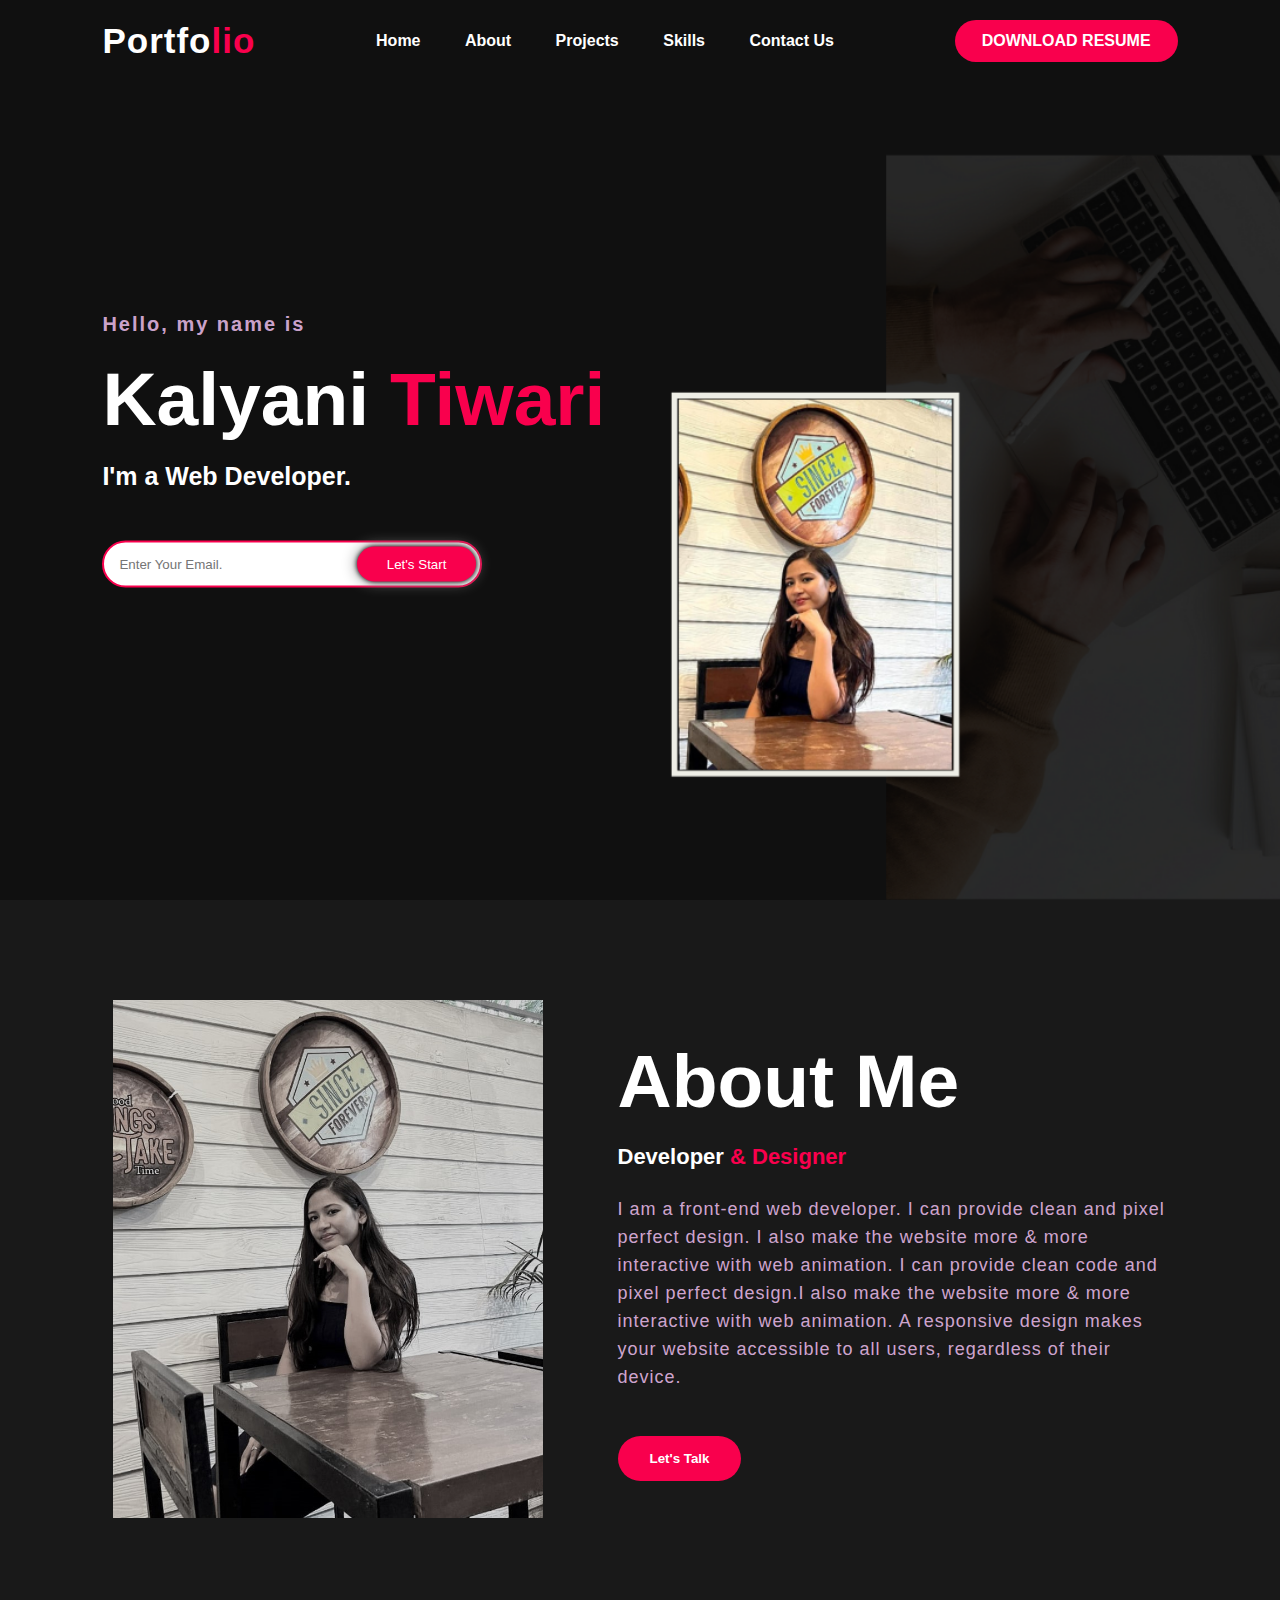
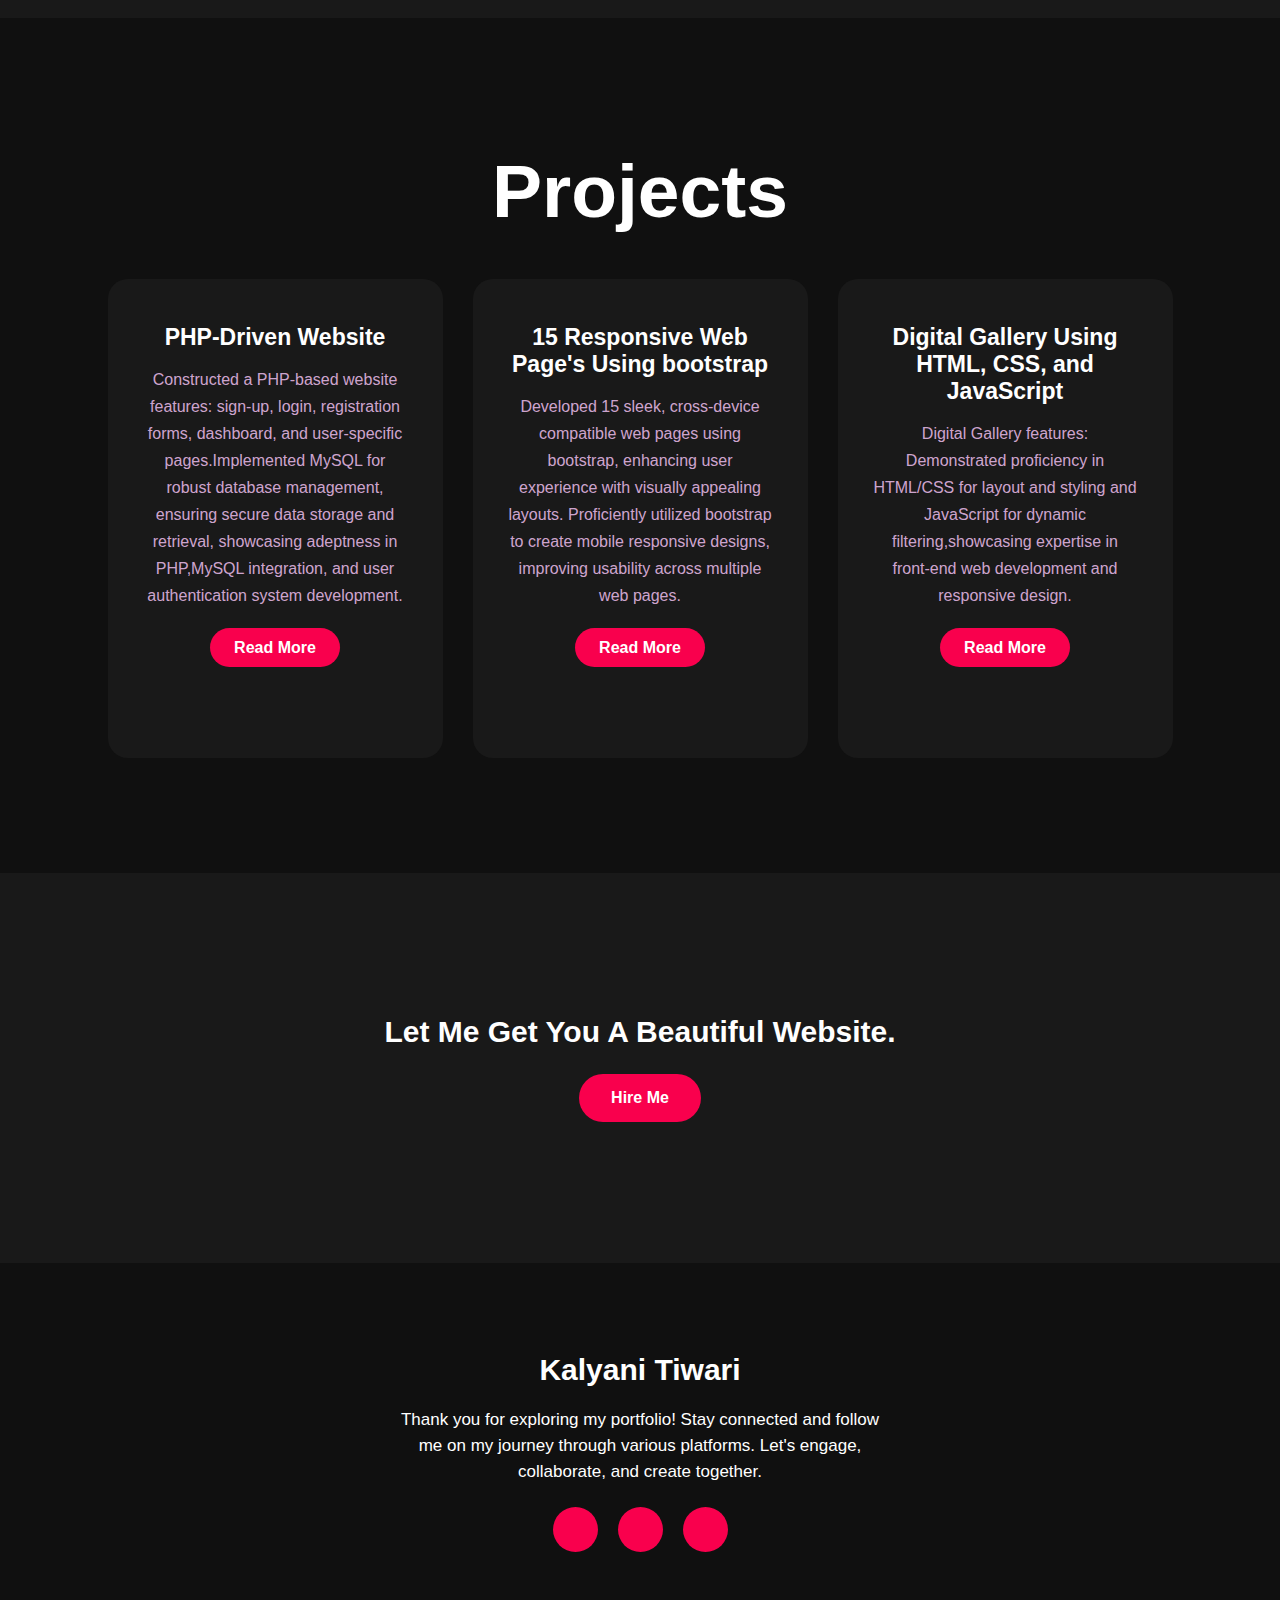
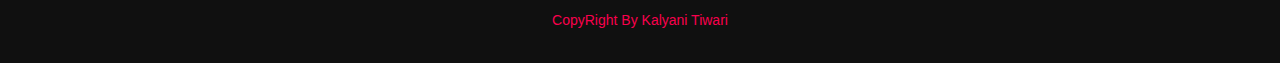
<file: Codsoft/TASK-1_portfolio/index.html>
<!DOCTYPE html>
<html>
<head>
  <meta charset="utf-8">
  <meta name="viewport" content="width=device-width, initial-scale=1">
  <title>Portfolio</title>
  <link rel="stylesheet" type="text/css" href="style.css">
  <link rel="stylesheet" href="https://cdnjs.cloudflare.com/ajax/libs/font-awesome/6.5.1/css/all.min.css" integrity="sha512-DTOQO9RWCH3ppGqcWaEA1BIZOC6xxalwEsw9c2QQeAIftl+Vegovlnee1c9QX4TctnWMn13TZye+giMm8e2LwA==" crossorigin="anonymous" referrerpolicy="no-referrer" />
</head>
<body>
  <div class="hero">
    <nav>
      <h2 class="logo">Portfo<span>lio</span></h2>
      <ul>
        <li><a href="#">Home</a></li>
        <li><a href="#">About</a></li>
        <li><a href="#">Projects</a></li>
        <li><a href="#">Skills</a></li>
        <li><a href="#">Contact us</a></li>
      </ul>
      <a href="C:\htmlcssjavascript\portfolio\CV_kalyanit.pdf" class="btn">DOWNLOAD RESUME</a>
    </nav>

    <div class="content">
      <h4>Hello, my name is</h4>
      <h1>Kalyani <span>Tiwari</span></h1>
      <h3>I'm a Web Developer.</h3>
      <div class="newslatter">
        <form>
          <input type="email" name="email" id="mail" placeholder="Enter Your Email.">
          <input type="submit" name="submit" value="Let's Start">
        </form>
      </div>
    </div>
  </div>

<section class="about">
  <div class="main">
    <img src="main-img.jpeg">
    <div class="about-text">
      <h2>About Me</h2>
      <h5>Developer <span>& Designer</span></h5>
      <p>I am a front-end web developer. I can provide clean and pixel perfect design. I also make the website more & more interactive with web animation. I can provide clean code and pixel perfect design.I also make the website more & more interactive with web animation. A responsive design makes your website accessible to all users, regardless of their device.</p>
      <button type="button">Let's Talk</button>
    </div>
  </div>
</section>

<div class="service">
  <div class="title">
    <h2>Projects</h2>
  </div>

  <div class="box">
    <div class="card">
      <i class="fa-solid fa-bars"></i>
      <h5>PHP-Driven Website</h5>
      <div class="pra">
      <p>Constructed a PHP-based website features:
          sign-up, login, registration forms, dashboard, and
          user-specific pages.Implemented MySQL for robust database management, ensuring
          secure data storage and retrieval, showcasing adeptness in PHP,MySQL integration, and user authentication system development.</p>

          <p style="text-align: center;">
            <a class="button" href="#">Read More</a>
          </p>
      </div>
    </div>

    <div class="card">
      <i class="fa-solid fa-chalkboard"></i>
      <h5>15 Responsive Web Page's Using bootstrap</h5>
      <div class="pra">
      <p>Developed 15 sleek, cross-device compatible web pages using bootstrap, enhancing user
          experience with visually appealing layouts. Proficiently utilized bootstrap to create mobile responsive designs, improving usability across multiple web pages. 
          </p>

          <p style="text-align: center;">
            <a class="button" href="#">Read More</a>
          </p>
      </div>
    </div>

    <div class="card">
      <i class="fa-solid fa-seedling"></i>
      <h5>Digital Gallery Using HTML, CSS, and JavaScript</h5>
      <div class="pra">
      <p>Digital Gallery features: Demonstrated proficiency in HTML/CSS for layout and styling
          and JavaScript for dynamic filtering,showcasing expertise in
          front-end web development and responsive design.</p>

          <p style="text-align: center;">
            <a class="button" href="#">Read More</a>
          </p>
      </div>
    </div>
  </div>
</div>

<div class="Contact-me">
  <p>Let Me Get You A Beautiful Website.</p>
  <a class="button-two" href="#">Hire Me</a>
</div>

<footer>
  <p>Kalyani Tiwari</p>
  <p>Thank you for exploring my portfolio! Stay connected and follow me on my journey through various platforms. Let's engage, collaborate, and create together.</p>
  <div class="social">
    <a href="#"><i class="fa-brands fa-linkedin"></i></a>
    <a href="#"><i class="fa-brands fa-facebook"></i></a>
    <a href="#"><i class="fa-brands fa-instagram"></i></a>
  </div>
  <p class="end">CopyRight By Kalyani Tiwari</p>
</footer>

</body>
</html>
</file>
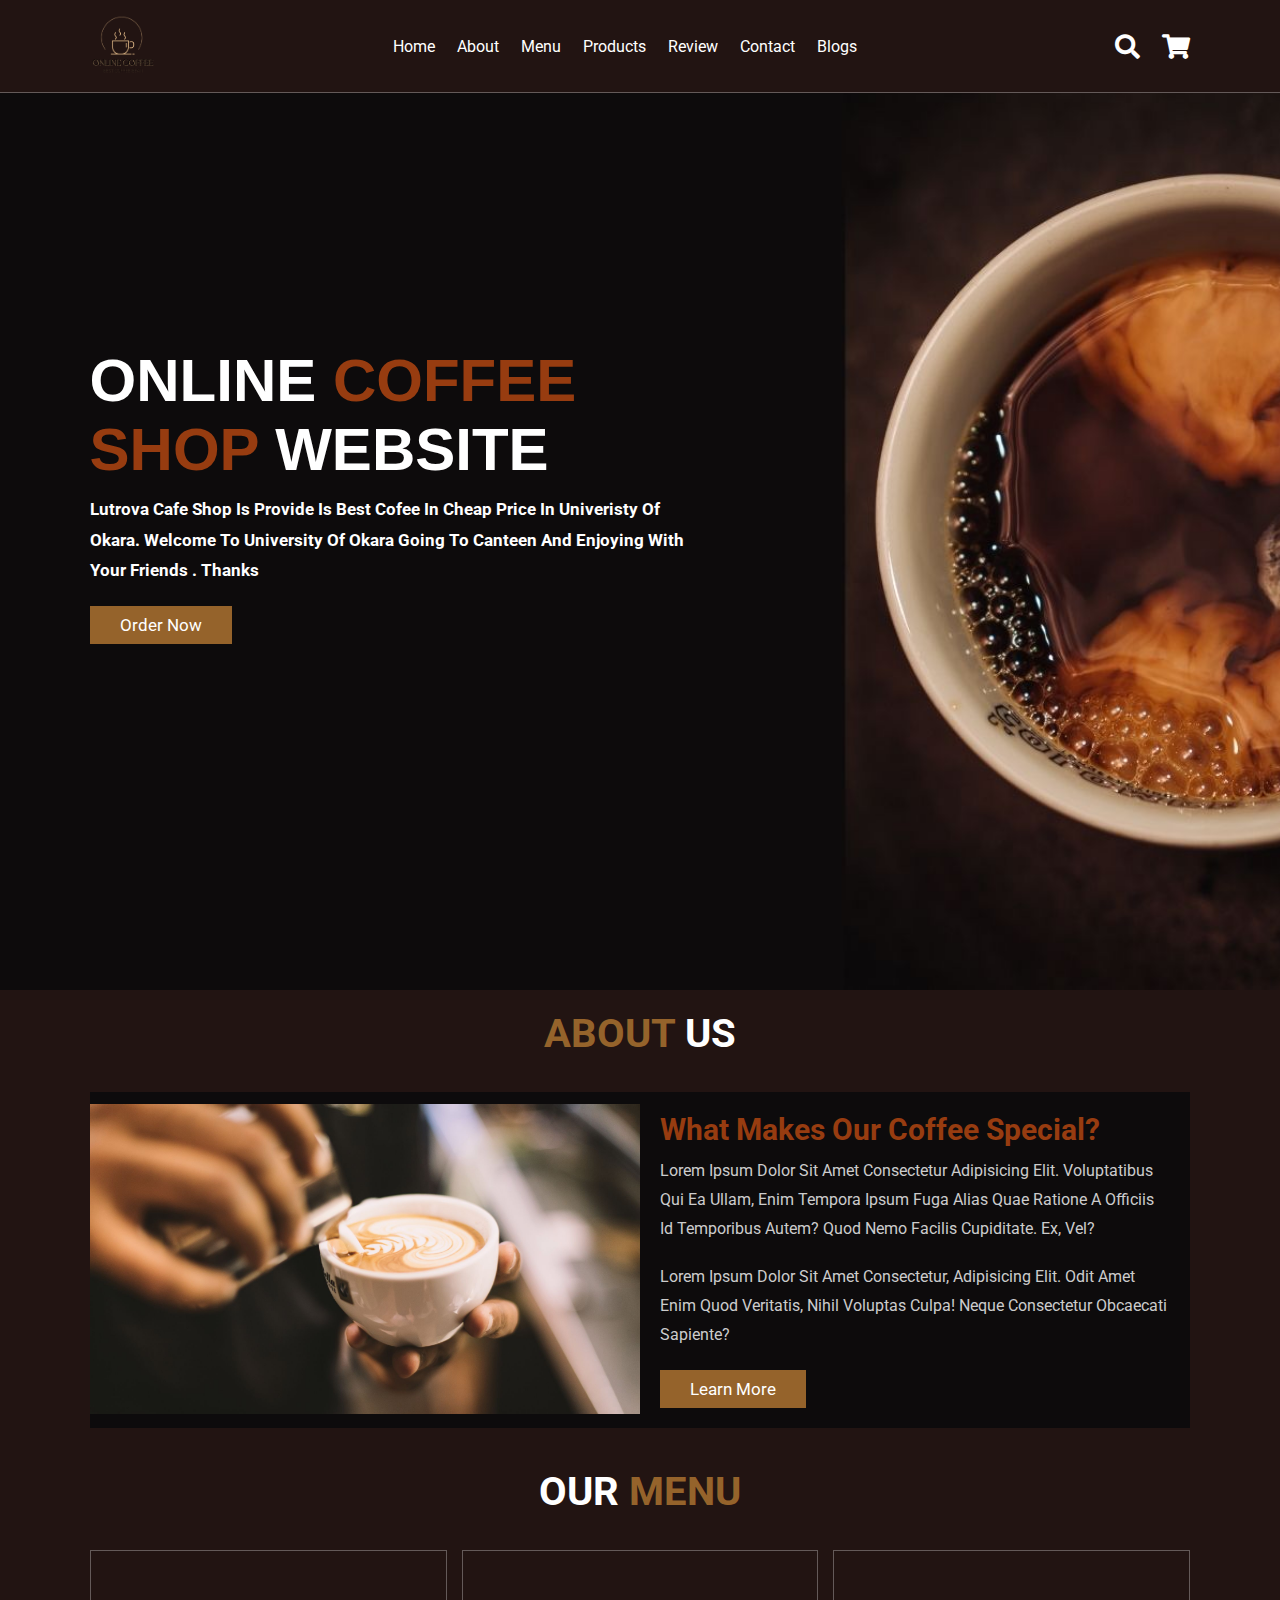
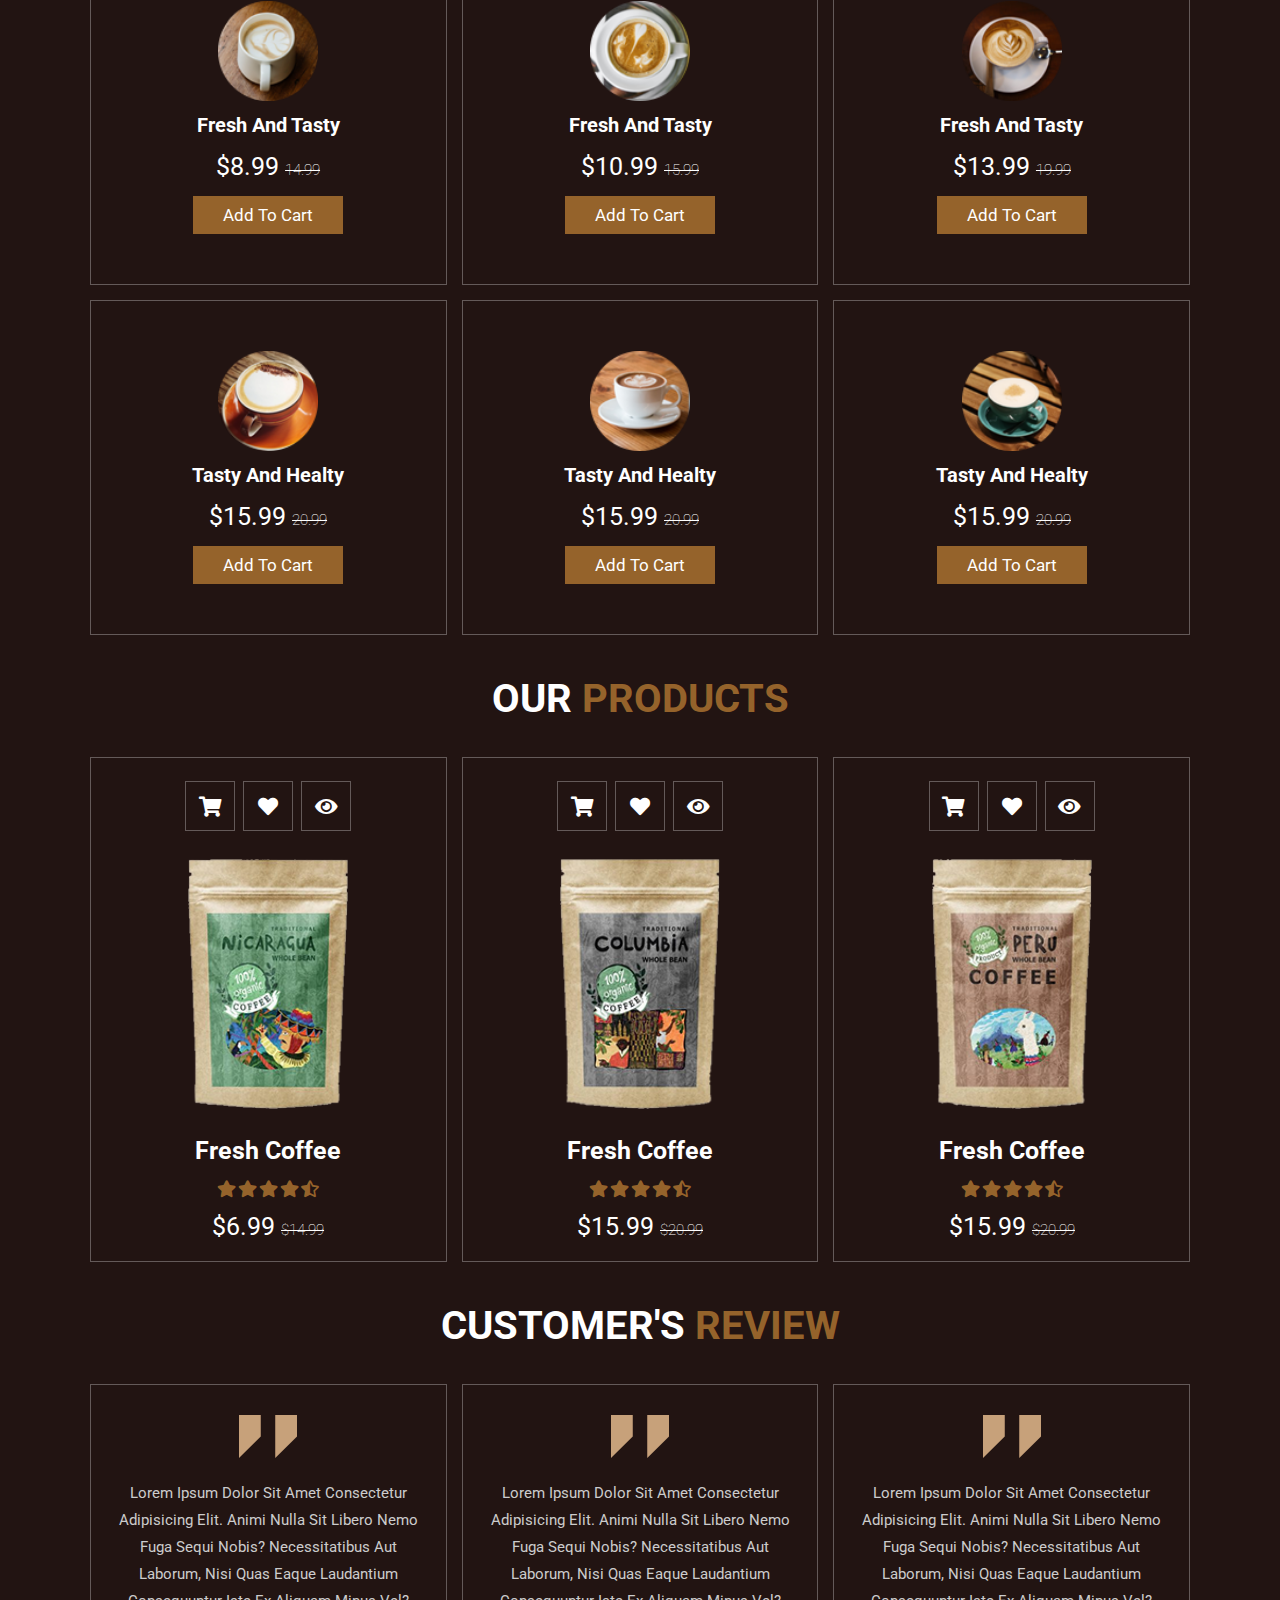
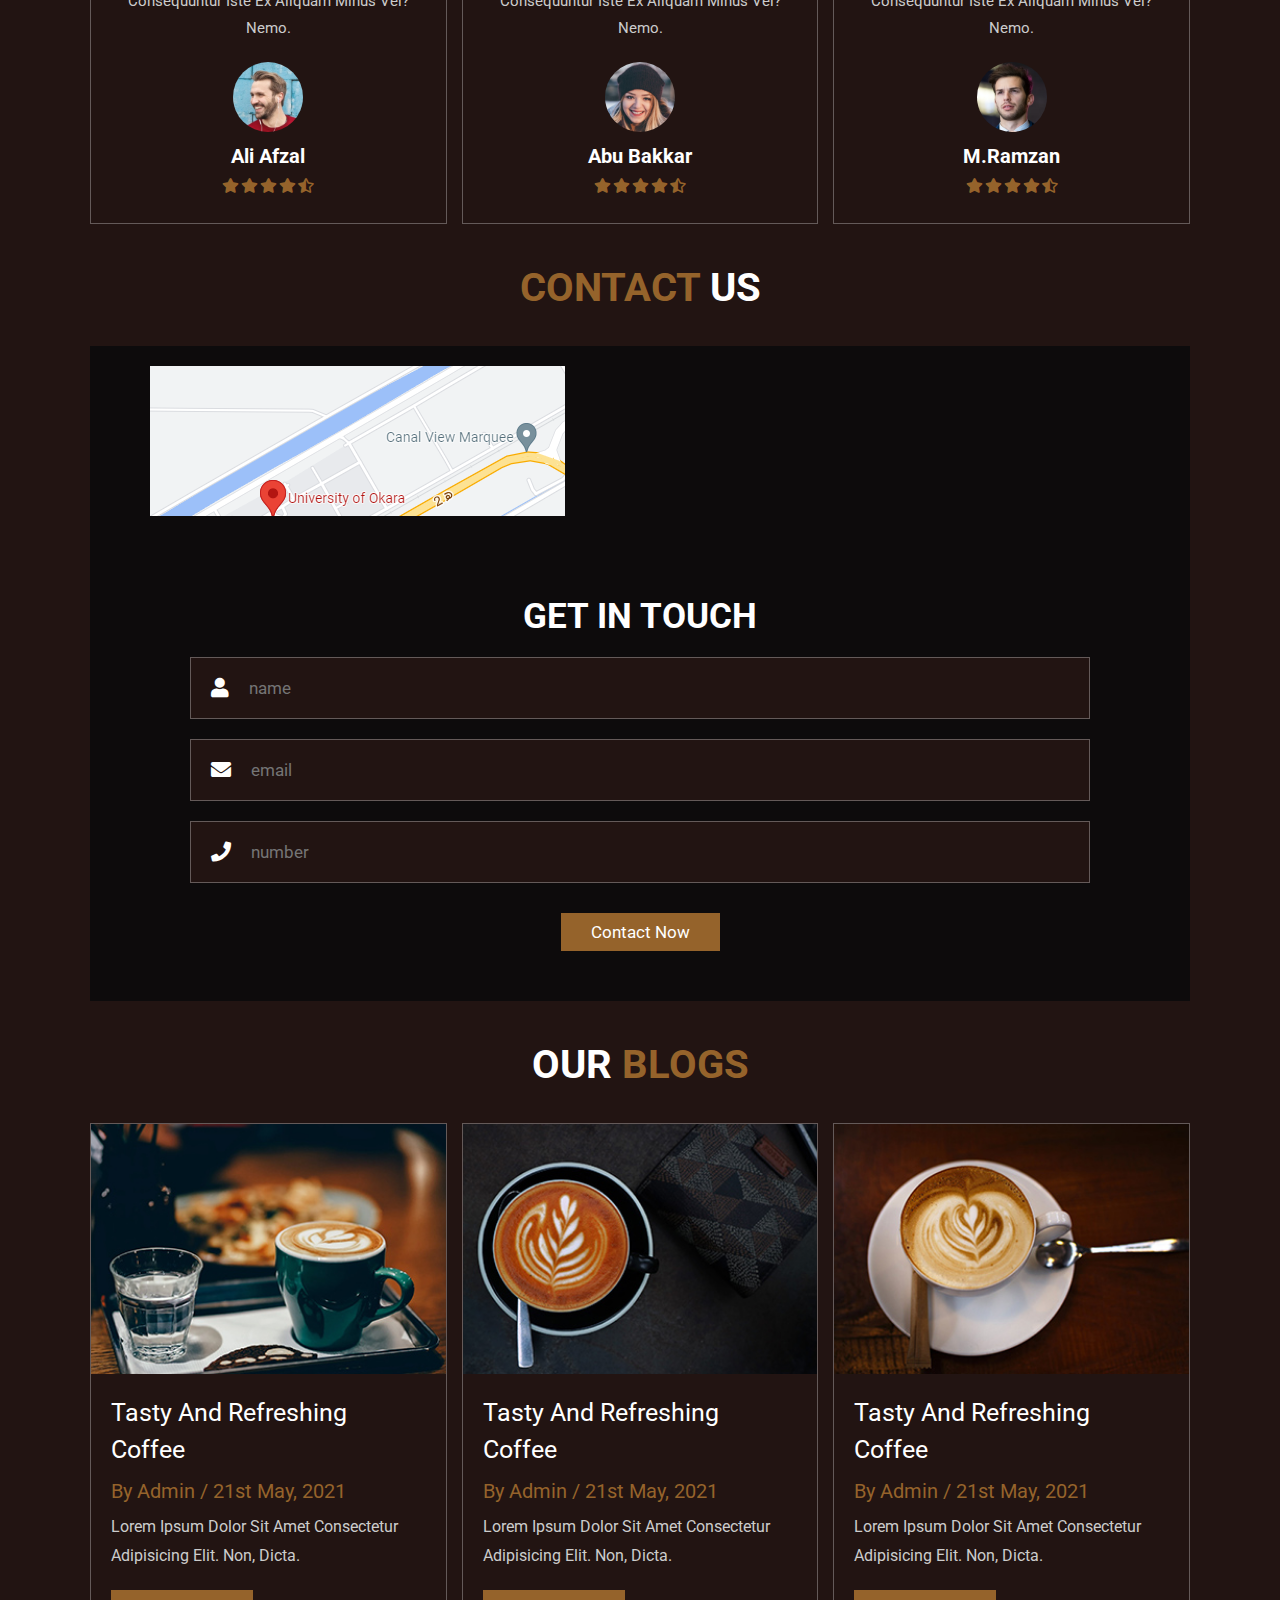
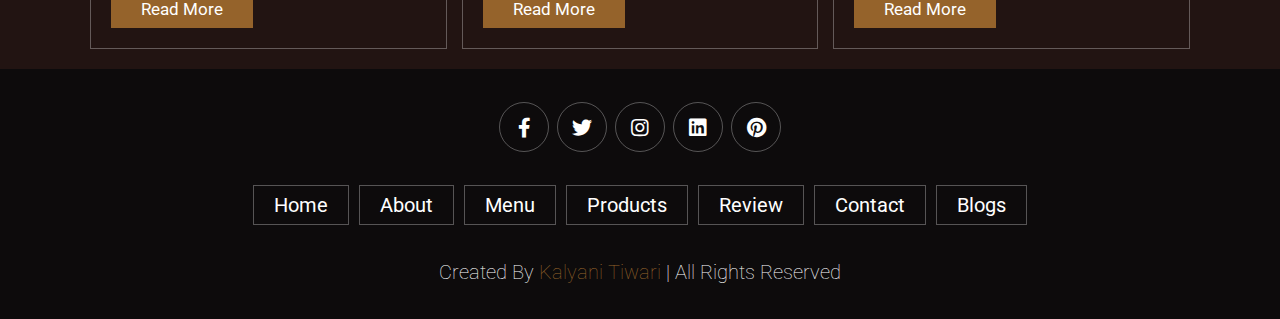
<file: Codsoft/TASK-2_Landing_Page/index.html>
<!DOCTYPE html>
<html lang="en">

<head>
    <meta charset="UTF-8">
    <meta http-equiv="X-UA-Compatible" content="IE=edge">
    <meta name="viewport" content="width=device-width, initial-scale=1.0">
    <title>Coffee shop website</title>

    <!-- font awesome cdn link  -->
    <link rel="stylesheet" href="https://cdnjs.cloudflare.com/ajax/libs/font-awesome/5.15.4/css/all.min.css">

    <!-- custom css file link  -->
    <link rel="stylesheet" href="css/style.css">

</head>

<body>

    <!-- header section starts  -->

    <header class="header">

        <a href="#" class="logo">
            <img src="images/logo.png" alt="">
        </a>

        <nav class="navbar">
            <a href="#home">home</a>
            <a href="#about">about</a>
            <a href="#menu">menu</a>
            <a href="#products">products</a>
            <a href="#review">review</a>
            <a href="#contact">contact</a>
            <a href="#blogs">blogs</a>
        </nav>

        <div class="icons">
            <div class="fas fa-search" id="search-btn"></div>
            <div class="fas fa-shopping-cart" id="cart-btn"></div>
            <div class="fas fa-bars" id="menu-btn"></div>
        </div>

        <div class="search-form">
            <input type="search" id="search-box" placeholder="search here...">
            <label for="search-box" class="fas fa-search"></label>
        </div>

        <div class="cart-items-container">
            <div class="cart-item">
                <span class="fas fa-times"></span>
                <img src="images/cart-item-1.png" alt="">
                <div class="content">
                    <h3>cart item 01</h3>
                    <div class="price">$4.99/-</div>
                </div>
            </div>
            <div class="cart-item">
                <span class="fas fa-times"></span>
                <img src="images/cart-item-2.png" alt="">
                <div class="content">
                    <h3>cart item 02</h3>
                    <div class="price">$8.99/-</div>
                </div>
            </div>
            <div class="cart-item">
                <span class="fas fa-times"></span>
                <img src="images/cart-item-3.png" alt="">
                <div class="content">
                    <h3>cart item 03</h3>
                    <div class="price">$5.99/-</div>
                </div>
            </div>
            <div class="cart-item">
                <span class="fas fa-times"></span>
                <img src="images/cart-item-4.png" alt="">
                <div class="content">
                    <h3>cart item 04</h3>
                    <div class="price">$10.99/-</div>
                </div>
            </div>
            <a href="#" class="btn">checkout now</a>
        </div>

    </header>

    <!-- header section ends -->

    <!-- home section starts  -->

    <section class="home" id="home">

        <div class="content">
            <h3>Online <span>coffee Shop</span> Website</h3>
            <p>Lutrova Cafe Shop is Provide is Best Cofee in Cheap Price in Univeristy of Okara. Welcome to University
                of Okara going to
                Canteen and Enjoying with Your friends . Thanks</p>
            <a href="#" class="btn">Order now</a>
        </div>

    </section>

    <!-- home section ends -->

    <!-- about section starts  -->

    <section class="about" id="about">

        <h1 class="heading"> <span>about</span> us </h1>

        <div class="row">

            <div class="image">
                <img src="images/about-img.jpg" alt="">
            </div>

            <div class="content">
                <h3 style="color: #973c10;">what makes our coffee special?</h3>
                <p>Lorem ipsum dolor sit amet consectetur adipisicing elit. Voluptatibus qui ea ullam, enim tempora
                    ipsum fuga alias quae ratione a officiis id temporibus autem? Quod nemo facilis cupiditate. Ex, vel?
                </p>
                <p>Lorem ipsum dolor sit amet consectetur, adipisicing elit. Odit amet enim quod veritatis, nihil
                    voluptas culpa! Neque consectetur obcaecati sapiente?</p>
                <a href="#" class="btn">learn more</a>
            </div>

        </div>

    </section>

    <!-- about section ends -->

    <!-- menu section starts  -->

    <section class="menu" id="menu">

        <h1 class="heading"> our <span>menu</span> </h1>

        <div class="box-container">

            <div class="box">
                <img src="images/menu-1.png" alt="">
                <h3>Fresh and Tasty</h3>
                <div class="price">$8.99 <span>14.99</span></div>
                <a href="#" class="btn">add to cart</a>
            </div>

            <div class="box">
                <img src="images/menu-2.png" alt="">
                <h3>Fresh and Tasty</h3>
                <div class="price">$10.99 <span>15.99</span></div>
                <a href="#" class="btn">add to cart</a>
            </div>

            <div class="box">
                <img src="images/menu-3.png" alt="">
                <h3>Fresh and Tasty</h3>
                <div class="price">$13.99 <span>19.99</span></div>
                <a href="#" class="btn">add to cart</a>
            </div>

            <div class="box">
                <img src="images/menu-4.png" alt="">
                <h3>tasty and healty</h3>
                <div class="price">$15.99 <span>20.99</span></div>
                <a href="#" class="btn">add to cart</a>
            </div>

            <div class="box">
                <img src="images/menu-5.png" alt="">
                <h3>tasty and healty</h3>
                <div class="price">$15.99 <span>20.99</span></div>
                <a href="#" class="btn">add to cart</a>
            </div>

            <div class="box">
                <img src="images/menu-6.png" alt="">
                <h3>tasty and healty</h3>
                <div class="price">$15.99 <span>20.99</span></div>
                <a href="#" class="btn">add to cart</a>
            </div>

        </div>

    </section>

    <!-- menu section ends -->

    <section class="products" id="products">

        <h1 class="heading"> our <span>products</span> </h1>

        <div class="box-container">

            <div class="box">
                <div class="icons">
                    <a href="#" class="fas fa-shopping-cart"></a>
                    <a href="#" class="fas fa-heart"></a>
                    <a href="#" class="fas fa-eye"></a>
                </div>
                <div class="image">
                    <img src="images/product-1.png" alt="">
                </div>
                <div class="content">
                    <h3>fresh coffee</h3>
                    <div class="stars">
                        <i class="fas fa-star"></i>
                        <i class="fas fa-star"></i>
                        <i class="fas fa-star"></i>
                        <i class="fas fa-star"></i>
                        <i class="fas fa-star-half-alt"></i>
                    </div>
                    <div class="price">$6.99 <span>$14.99</span></div>
                </div>
            </div>

            <div class="box">
                <div class="icons">
                    <a href="#" class="fas fa-shopping-cart"></a>
                    <a href="#" class="fas fa-heart"></a>
                    <a href="#" class="fas fa-eye"></a>
                </div>
                <div class="image">
                    <img src="images/product-2.png" alt="">
                </div>
                <div class="content">
                    <h3>fresh coffee</h3>
                    <div class="stars">
                        <i class="fas fa-star"></i>
                        <i class="fas fa-star"></i>
                        <i class="fas fa-star"></i>
                        <i class="fas fa-star"></i>
                        <i class="fas fa-star-half-alt"></i>
                    </div>
                    <div class="price">$15.99 <span>$20.99</span></div>
                </div>
            </div>

            <div class="box">
                <div class="icons">
                    <a href="#" class="fas fa-shopping-cart"></a>
                    <a href="#" class="fas fa-heart"></a>
                    <a href="#" class="fas fa-eye"></a>
                </div>
                <div class="image">
                    <img src="images/product-3.png" alt="">
                </div>
                <div class="content">
                    <h3>fresh coffee</h3>
                    <div class="stars">
                        <i class="fas fa-star"></i>
                        <i class="fas fa-star"></i>
                        <i class="fas fa-star"></i>
                        <i class="fas fa-star"></i>
                        <i class="fas fa-star-half-alt"></i>
                    </div>
                    <div class="price">$15.99 <span>$20.99</span></div>
                </div>
            </div>

        </div>

    </section>

    <!-- review section starts  -->

    <section class="review" id="review">

        <h1 class="heading"> customer's <span>review</span> </h1>

        <div class="box-container">

            <div class="box">
                <img src="images/quote-img.png" alt="" class="quote">
                <p>Lorem ipsum dolor sit amet consectetur adipisicing elit. Animi nulla sit libero nemo fuga sequi
                    nobis? Necessitatibus aut laborum, nisi quas eaque laudantium consequuntur iste ex aliquam minus
                    vel? Nemo.</p>
                <img src="images/pic-1.png" class="user" alt="">
                <h3>Ali Afzal</h3>
                <div class="stars">
                    <i class="fas fa-star"></i>
                    <i class="fas fa-star"></i>
                    <i class="fas fa-star"></i>
                    <i class="fas fa-star"></i>
                    <i class="fas fa-star-half-alt"></i>
                </div>
            </div>

            <div class="box">
                <img src="images/quote-img.png" alt="" class="quote">
                <p>Lorem ipsum dolor sit amet consectetur adipisicing elit. Animi nulla sit libero nemo fuga sequi
                    nobis? Necessitatibus aut laborum, nisi quas eaque laudantium consequuntur iste ex aliquam minus
                    vel? Nemo.</p>
                <img src="images/pic-2.png" class="user" alt="">
                <h3>Abu Bakkar</h3>
                <div class="stars">
                    <i class="fas fa-star"></i>
                    <i class="fas fa-star"></i>
                    <i class="fas fa-star"></i>
                    <i class="fas fa-star"></i>
                    <i class="fas fa-star-half-alt"></i>
                </div>
            </div>

            <div class="box">
                <img src="images/quote-img.png" alt="" class="quote">
                <p>Lorem ipsum dolor sit amet consectetur adipisicing elit. Animi nulla sit libero nemo fuga sequi
                    nobis? Necessitatibus aut laborum, nisi quas eaque laudantium consequuntur iste ex aliquam minus
                    vel? Nemo.</p>
                <img src="images/pic-3.png" class="user" alt="">
                <h3>M.Ramzan</h3>
                <div class="stars">
                    <i class="fas fa-star"></i>
                    <i class="fas fa-star"></i>
                    <i class="fas fa-star"></i>
                    <i class="fas fa-star"></i>
                    <i class="fas fa-star-half-alt"></i>
                </div>
            </div>

        </div>

    </section>

    <!-- review section ends -->

    <!-- contact section starts  -->

    <section class="contact" id="contact">

        <h1 class="heading"> <span>contact</span> us </h1>

        <div class="row">

            <iframe class="map" src="images/bull.png" allowfullscreen="" loading="lazy"></iframe>

            <form action="">
                <h3>get in touch</h3>
                <div class="inputBox">
                    <span class="fas fa-user"></span>
                    <input type="text" placeholder="name">
                </div>
                <div class="inputBox">
                    <span class="fas fa-envelope"></span>
                    <input type="email" placeholder="email">
                </div>
                <div class="inputBox">
                    <span class="fas fa-phone"></span>
                    <input type="number" placeholder="number">
                </div>
                <input type="submit" value="contact now" class="btn">
            </form>

        </div>

    </section>

    <!-- contact section ends -->

    <!-- blogs section starts  -->

    <section class="blogs" id="blogs">

        <h1 class="heading"> our <span>blogs</span> </h1>

        <div class="box-container">

            <div class="box">
                <div class="image">
                    <img src="images/blog-1.jpeg" alt="">
                </div>
                <div class="content">
                    <a href="#" class="title">tasty and refreshing coffee</a>
                    <span>by admin / 21st may, 2021</span>
                    <p>Lorem ipsum dolor sit amet consectetur adipisicing elit. Non, dicta.</p>
                    <a href="#" class="btn">read more</a>
                </div>
            </div>

            <div class="box">
                <div class="image">
                    <img src="images/blog-2.jpeg" alt="">
                </div>
                <div class="content">
                    <a href="#" class="title">tasty and refreshing coffee</a>
                    <span>by admin / 21st may, 2021</span>
                    <p>Lorem ipsum dolor sit amet consectetur adipisicing elit. Non, dicta.</p>
                    <a href="#" class="btn">read more</a>
                </div>
            </div>

            <div class="box">
                <div class="image">
                    <img src="images/blog-3.jpeg" alt="">
                </div>
                <div class="content">
                    <a href="#" class="title">tasty and refreshing coffee</a>
                    <span>by admin / 21st may, 2021</span>
                    <p>Lorem ipsum dolor sit amet consectetur adipisicing elit. Non, dicta.</p>
                    <a href="#" class="btn">read more</a>
                </div>
            </div>

        </div>

    </section>

    <!-- blogs section ends -->

    <!-- footer section starts  -->

    <section class="footer">

        <div class="share">
            <a href="#" class="fab fa-facebook-f"></a>
            <a href="#" class="fab fa-twitter"></a>
            <a href="#" class="fab fa-instagram"></a>
            <a href="#" class="fab fa-linkedin"></a>
            <a href="#" class="fab fa-pinterest"></a>
        </div>

        <div class="links">
            <a href="#">home</a>
            <a href="#">about</a>
            <a href="#">menu</a>
            <a href="#">products</a>
            <a href="#">review</a>
            <a href="#">contact</a>
            <a href="#">blogs</a>
        </div>

        <div class="credit">created by <span>Kalyani Tiwari</span> | all rights reserved</div>

    </section>

    <!-- footer section ends -->

















    <!-- custom js file link  -->
    <script src="js/script.js"></script>

</body>

</html>
</file>
<file: Codsoft/TASK-1_portfolio/style.css>
*{
  margin: 0;
  padding: 0;
  font-family: sans-serif;
  box-sizing: border-box;
  
}
.hero{
  position: relative;
  width: 100%;
  height: 100vh;
  background-image: url(background.png);
  background-size: cover;
  background-position: center;
}
nav{
  display: flex;
  width: 84%;
  margin: auto;
  padding: 20px 0;
  align-items: center;
  justify-content: space-between;
}
nav ul li{
  display: inline-block;
  list-style: none;
  margin: 10px 20px;
}
nav ul li a{
  text-decoration: none;
  color: white;
  font-weight: bold;
  text-transform: capitalize;
}
nav ul li a:hover{
  color: #f9004d;
  transition: .4s;
}
.logo{
  color: white;
  font-size: 35px;
  letter-spacing: 1px;
  cursor: pointer;
}
.btn{
  background-color: #f9004d;
  color: white;
  text-decoration: none;
  border: 2px solid transparent;
  font-weight: bold;
  padding: 10px 25px;
  border-radius: 30px;
  transition: transform .4s;
}
.btn:hover{
  transform: scale(1.2);
}
.content{
  position: absolute;
  top: 50%;
  left: 8%;
  transform: translateY(-50%);
}
h1{
  color: white;
  margin: 20px 0px 20px;
  font-size: 75px;
}
h3{
  color: white;
  font-size: 25px;
  margin-bottom: 50px;
}
h4{
  color: #fcfc;
  letter-spacing: 2px;
  font-size: 20px;
}
span{
  color: #f9004d;
}
.newslatter form{
  width: 380px;
  max-width: 100%;
  position: relative;
}
.newslatter form input:first-child{
  display: inline-block;
  width: 100%;
  padding: 14px 130px 14px 15px;
  border: 2px solid #f9004d;
  outline: none;
  border-radius: 30px;
}
.newslatter form input:last-child{
  position: absolute;
  display: inline-block;
  outline: none;
  border: none;
  padding: 10px 30px;
  border-radius: 30px;
  background-color: #f9004d;
  color: white;
  box-shadow: 0px 0px 5px #000, 0px 0px 15px #858585;
  top: 6px;
  right: 6px;
}
.detel p{
  color: #555;
  line-height: 22px;
}
.detel a{
  background: #212121;
  padding: 10px 18px;
  text-decoration: none;
  font-weight: bold;
  color: #fff;
  display: inline-block;
  margin: 30px 0;
  border-radius: 5px;
}
.about{
  width: 100%;
  padding: 100px 0px;
  background-color: #191919;
}
.about img{
  height: auto;
  width: 430px;
}
.about-text{
  width: 550px;
}
.main{
  width: 1130px;
  max-width: 95%;
  margin: 0 auto;
  display: flex;
  align-items: center;
  justify-content: space-around;
}
.about-text h2{
  color: white;
  font-size: 75px;
  text-transform: capitalize;
  margin-bottom: 20px;
}
.about-text h5{
  color: white;
  font-size: 22px;
  text-transform: capitalize;
  margin-bottom: 25px;

}
.about-text p{
  color: #fcfc;
  letter-spacing: 1px;
  line-height: 28px;
  font-size: 18px;
  margin-bottom: 45px;

}
button{
  background-color: #f9004d;
  color: white;
  text-decoration: none;
  border: 2px solid transparent;
  font-weight: bold;
  padding: 13px 30px;
  border-radius: 30px;
  transition: .4s;
}
button:hover{
  background-color: transparent;
  border: 2px solid #f9004d;
}
.service{
  background: #101010;
  width: 100%;
  padding: 100px 0px;
}
.title h2{
  color: white;
  font-size: 75px;
  width: 1130px;
  margin: 30px auto;
  text-align: center;
}
.box{
  display: flex;
  justify-content: center;
  align-items: center;
  min-height: 400px;
}
.card{
  height: 479px;
  width: 335px;
  padding: 20px 35px;
  background: #191919;
  border-radius: 20px;
  margin: 15px;
  position: relative;
  overflow: hidden;
  text-align: center;
}
.card i{
  font-size: 50px;
  display: block;
  text-align: center;
  margin: 25px 0px;
  color: #f9004d;

}
h5{
  color: white;
  font-size: 23px;
  margin-bottom: 15px;
}
.pra p{
  color: #fcfc;
  font-size: 16px;
  line-height: 27px;
  margin-bottom: 25px;
}
.card .button{
  background-color: #f9004d;
  color: white;
  text-decoration: none;
  border: 2px solid transparent;
  font-weight: bold;
  padding: 9px 22px;
  border-radius: 30px;
  transition: .4s;
}
.card .button:hover{
  background-color: transparent;
  border: 2px solid #f9004d;
}
.Contact-me{
  width: 100%;
  height: 390px;
  background: #191919;
  display: flex;
  align-items: center;
  flex-direction: column;
  justify-content: center;
}
.Contact-me p{
  color: white;
  font-size: 30px;
  font-weight: bold;
  margin-bottom: 25px;
}
.Contact-me .button-two{
  background-color: #f9004d;
  color: white;
  text-decoration: none;
  border: 2px solid transparent;
  font-weight: bold;
  padding: 13px 30px;
  border-radius: 30px;
  transition: .4s;
}
.Contact-me .button-two:hover{
  background-color: transparent;
  border: 2px solid #f9004d;
}
footer{
  position: relative;
  width: 100%;
  height: 400px;
  background: #101010;
  display: flex;
  flex-direction: column;
  align-items: center;
  justify-content: center;
}
footer p:nth-child(1){
  font-size: 30px;
  margin-bottom: 20px;
  font-weight: bold;
  color: white;
}
footer p:nth-child(2){
  color: white;
  font-size: 17px;
  width: 500px;
  text-align: center;
  line-height: 26px;
}
.social{
  display: flex;
}
.social a{
  width: 45px;
  height: 45px;
  display: flex;
  align-items: center;
  justify-content: center;
  background: #f9004d;
  border-radius: 50%;
  margin: 22px 10px;
  color: white;
  text-decoration: none;
  font-size: 20px;
}
.social a:hover{
  transform: scale(1.3);
  transition: .3s;
}
.end{
  position: absolute;
  color: #f9004d;
  bottom: 35px;
  font-size: 14px;
}
</file>
<file: Codsoft/TASK-2_Landing_Page/css/style.css>
@import url('https://fonts.googleapis.com/css2?family=Roboto:wght@100;300;400;500;700&display=swap');

:root{
    --main-color:#95632b;
    --black:#0d0b0c;
    --bg:#221412;
    --border:.1rem solid rgba(255,255,255,.3);
}

*{
    font-family: 'Roboto', sans-serif;
    margin:0; padding:0;
    box-sizing: border-box;
    outline: none; border:none;
    text-decoration: none;
    text-transform: capitalize;
    transition: .2s linear;
}

html{
    font-size: 62.5%;
    overflow-x: hidden;
    scroll-padding-top: 9rem;
    scroll-behavior: smooth;
}

html::-webkit-scrollbar{
    width: .8rem;
}

html::-webkit-scrollbar-track{
    background: transparent;
}

html::-webkit-scrollbar-thumb{
    background: #fff;
    border-radius: 5rem;
}

body{
    background: var(--bg);
}

section{
    padding:2rem 7%;
}

.heading{
    text-align: center;
    color:#fff;
    text-transform: uppercase;
    padding-bottom: 3.5rem;
    font-size: 4rem;
}

.heading span{
    color:var(--main-color);
    text-transform: uppercase;
}

.btn{
    margin-top: 1rem;
    display: inline-block;
    padding:.9rem 3rem;
    font-size: 1.7rem;
    color:#fff;
    background: var(--main-color);
    cursor: pointer;
}

.btn:hover{
    letter-spacing: .2rem;
}

.header{
    background: var(--bg);
    display: flex;
    align-items: center;
    justify-content: space-between;
    padding:1.5rem 7%;
    border-bottom: var(--border);
    position: fixed;
    top:0; left: 0; right: 0;
    z-index: 1000;
}

.header .logo img{
    height: 6rem;
}

.header .navbar a{
    margin:0 1rem;
    font-size: 1.6rem;
    color:#fff;
}

.header .navbar a:hover{
    color:var(--main-color);
    border-bottom: .1rem solid var(--main-color);
    padding-bottom: .5rem;
}

.header .icons div{
    color:#fff;
    cursor: pointer;
    font-size: 2.5rem;
    margin-left: 2rem;
}

.header .icons div:hover{
    color:var(--main-color);
}

#menu-btn{
    display: none;
}

.header .search-form{
    position: absolute;
    top:115%; right: 7%;
    background: #fff;
    width: 50rem;
    height: 5rem;
    display: flex;
    align-items: center;
    transform: scaleY(0);
    transform-origin: top;
}

.header .search-form.active{
    transform: scaleY(1);
}

.header .search-form input{
    height: 100%;
    width: 100%;
    font-size: 1.6rem;
    color:var(--black);
    padding:1rem;
    text-transform: none;
}

.header .search-form label{
    cursor: pointer;
    font-size: 2.2rem;
    margin-right: 1.5rem;
    color:var(--black);
}

.header .search-form label:hover{
    color:var(--main-color);
}

.header .cart-items-container{
    position: absolute;
    top:100%; right: -100%;
    height: calc(100vh - 9.5rem);
    width: 35rem;
    background: #fff;
    padding:0 1.5rem;
}

.header .cart-items-container.active{
    right: 0;
}

.header .cart-items-container .cart-item{
    position: relative;
    margin:2rem 0;
    display: flex;
    align-items: center;
    gap:1.5rem;
}

.header .cart-items-container .cart-item .fa-times{
    position: absolute;
    top:1rem; right: 1rem;
    font-size: 2rem;
    cursor: pointer;
    color: var(--black);
}

.header .cart-items-container .cart-item .fa-times:hover{
    color:var(--main-color);
}

.header .cart-items-container .cart-item img{
    height: 7rem;
}

.header .cart-items-container .cart-item .content h3{
    font-size: 2rem;
    color:var(--black);
    padding-bottom: .5rem;
}

.header .cart-items-container .cart-item .content .price{
    font-size: 1.5rem;
    color:var(--main-color);
}

.header .cart-items-container .btn{
    width: 100%;
    text-align: center;
}

.home{
    height: 110vh;
    display: flex;
    align-items: center;
    background:url(../images/home-img.jpg) no-repeat;
    background-size: cover;
    background-position: center;
}

.home .content{
    max-width: 60rem;
}

.home .content h3{
    font-size: 6rem;
    text-transform: uppercase;
    color:#fff;
    font-family:Helvetica;
}
.home .content h3 span{
    font-size: 6rem;
    text-transform: uppercase;
    color:#973c10;
    font-family:Helvetica;
}

.home .content p{
    font-size: 1.7rem;
    font-weight: bold;
    line-height: 1.8;
    padding:1rem 0;
    color:rgb(255, 255, 255);
}

/* ------------------------About ============== */
.about .row{
    display: flex;
    align-items: center;
    background:var(--black);
    flex-wrap: wrap;
}

.about .row .image{
    flex:1 1 45rem;
}

.about .row .image img{
    width: 100%;
}
.about .row .content{
    flex:1 1 45rem;
    padding:2rem;
}

.about .row .content h3{
    font-size: 3rem;
    color:#fff;
}

.about .row .content p{
    font-size: 1.6rem;
    color:#ccc;
    padding:1rem 0;
    line-height: 1.8;
}
 /* ------------------------------menu----------------- */
.menu .box-container{
    display: grid;
    grid-template-columns: repeat(auto-fit, minmax(30rem, 1fr));
    gap:1.5rem;
}

.menu .box-container .box{
    padding:5rem;
    text-align: center;
    border:var(--border);    
}

.menu .box-container .box img{
    height: 10rem;
}

.menu .box-container .box h3{
    color: #fff;
    font-size: 2rem;
    padding:1rem 0;
}

.menu .box-container .box .price{
    color: #fff;
    font-size: 2.5rem;
    padding:.5rem 0;
}

.menu .box-container .box .price span{
    font-size: 1.5rem;
    text-decoration: line-through;
    font-weight: lighter;
}

.menu .box-container .box:hover{
    background:#fff;
}

.menu .box-container .box:hover > *{
    color:var(--black);
}

.products .box-container{
    display: grid;
    grid-template-columns: repeat(auto-fit, minmax(30rem, 1fr));
    gap:1.5rem;
}

.products .box-container .box{
    text-align: center;
    border:var(--border);
    padding: 2rem;
}

.products .box-container .box .icons a{
    height: 5rem;
    width: 5rem;
    line-height: 5rem;
    font-size: 2rem;
    border:var(--border);
    color:#fff;
    margin:.3rem;
}

.products .box-container .box .icons a:hover{
    background:var(--main-color);
}

.products .box-container .box .image{
    padding: 2.5rem 0;
}

.products .box-container .box .image img{
    height: 25rem;
}

.products .box-container .box .content h3{
    color:#fff;
    font-size: 2.5rem;
}

.products .box-container .box .content .stars{
    padding: 1.5rem;
}

.products .box-container .box .content .stars i{
    font-size: 1.7rem;
    color: var(--main-color);
}

.products .box-container .box .content .price{
    color:#fff;
    font-size: 2.5rem;
}

.products .box-container .box .content .price span{
    text-decoration: line-through;
    font-weight: lighter;
    font-size: 1.5rem;
}

.review .box-container{
    display: grid;
    grid-template-columns: repeat(auto-fit, minmax(30rem, 1fr));
    gap:1.5rem;
}

.review .box-container .box{
    border:var(--border);
    text-align: center;
    padding:3rem 2rem;
}

.review .box-container .box p{
    font-size: 1.5rem;
    line-height: 1.8;
    color:#ccc;
    padding:2rem 0;
}

.review .box-container .box .user{
    height: 7rem;
    width: 7rem;
    border-radius: 50%;
    object-fit: cover;
}

.review .box-container .box h3{
    padding:1rem 0;
    font-size: 2rem;
    color:#fff;
}

.review .box-container .box .stars i{
    font-size: 1.5rem;
    color:var(--main-color);
}

.contact .row{
    display: flex;
    background:var(--black);
    flex-wrap: wrap;
    gap:1rem;
}

.contact .row .map{
    flex:1 1 45rem;
    width: 100%;
    object-fit: cover;
    padding: 20px 60px;
}

.contact .row form{
    flex:1 1 65rem;
    padding:5rem 10rem;
    text-align: center;
}

.contact .row form h3{
    text-transform: uppercase;
    font-size: 3.5rem;
    color:#fff;
}

.contact .row form .inputBox{
    display: flex;
    align-items: center;
    margin-top: 2rem;
    margin-bottom: 2rem;
    background:var(--bg);
    border:var(--border);
}

.contact .row form .inputBox span{
    color:#fff;
    font-size: 2rem;
    padding-left: 2rem;
}

.contact .row form .inputBox input{
    width: 100%;
    padding:2rem;
    font-size: 1.7rem;
    color:#fff;
    text-transform: none;
    background:none;
}

.blogs .box-container{
    display: grid;
    grid-template-columns: repeat(auto-fit, minmax(30rem, 1fr));
    gap:1.5rem;
}

.blogs .box-container .box{
    border:var(--border);    
}

.blogs .box-container .box .image{
    height: 25rem;
    overflow:hidden;
    width: 100%;
}

.blogs .box-container .box .image img{
    height: 100%;
    object-fit: cover;
    width: 100%;
}

.blogs .box-container .box:hover .image img{
    transform: scale(1.2);
}

.blogs .box-container .box .content{
    padding:2rem;
}

.blogs .box-container .box .content .title{
    font-size: 2.5rem;
    line-height: 1.5;
    color:#fff;
}

.blogs .box-container .box .content .title:hover{
    color:var(--main-color);
}

.blogs .box-container .box .content span{
    color:var(--main-color);
    display: block;
    padding-top: 1rem;
    font-size: 2rem;
}

.blogs .box-container .box .content p{
    font-size: 1.6rem;
    line-height: 1.8;
    color:#ccc;
    padding:1rem 0;
}

.footer{
    background:var(--black);
    text-align: center;
}

.footer .share{
    padding:1rem 0;
}

.footer .share a{
    height: 5rem;
    width: 5rem;
    line-height: 5rem;
    font-size: 2rem;
    color:#fff;
    border:var(--border);
    margin:.3rem;
    border-radius: 50%;
}

.footer .share a:hover{
    background-color: var(--main-color);
}

.footer .links{
    display: flex;
    justify-content: center;
    flex-wrap: wrap;
    padding:2rem 0;
    gap:1rem;
}

.footer .links a{
    padding:.7rem 2rem;
    color:#fff;
    border:var(--border);
    font-size: 2rem;
}

.footer .links a:hover{
    background:var(--main-color);
}

.footer .credit{
    font-size: 2rem;
    color:#fff;
    font-weight: lighter;
    padding:1.5rem;
}

.footer .credit span{
    color:var(--main-color);
}



/* ----------------------------------------------------------------------- */

/* media queries  */
@media (max-width:991px){

    html{
        font-size: 55%;
    }

    .header{
        padding:1.5rem 2rem;
    }

    section{
        padding:2rem;
    }

}

@media (max-width:768px){

    #menu-btn{
        display: inline-block;
    }

    .header .navbar{
        position: absolute;
        top:100%; right: -100%;
        background: #fff;
        width: 30rem;
        height: calc(100vh - 9.5rem);
    }

    .header .navbar.active{
        right:0;
    }

    .header .navbar a{
        color:var(--black);
        display: block;
        margin:1.5rem;
        padding:.5rem;
        font-size: 2rem;
    }

    .header .search-form{
        width: 90%;
        right: 2rem;
    }

    .home{
        background-position: left;
        justify-content: center;
        text-align: center;
    }

    .home .content h3{
        font-size: 4.5rem;
    }

    .home .content p{
        font-size: 1.5rem;
    }

}

@media (max-width:450px){

    html{
        font-size: 50%;
    }

}
</file>
